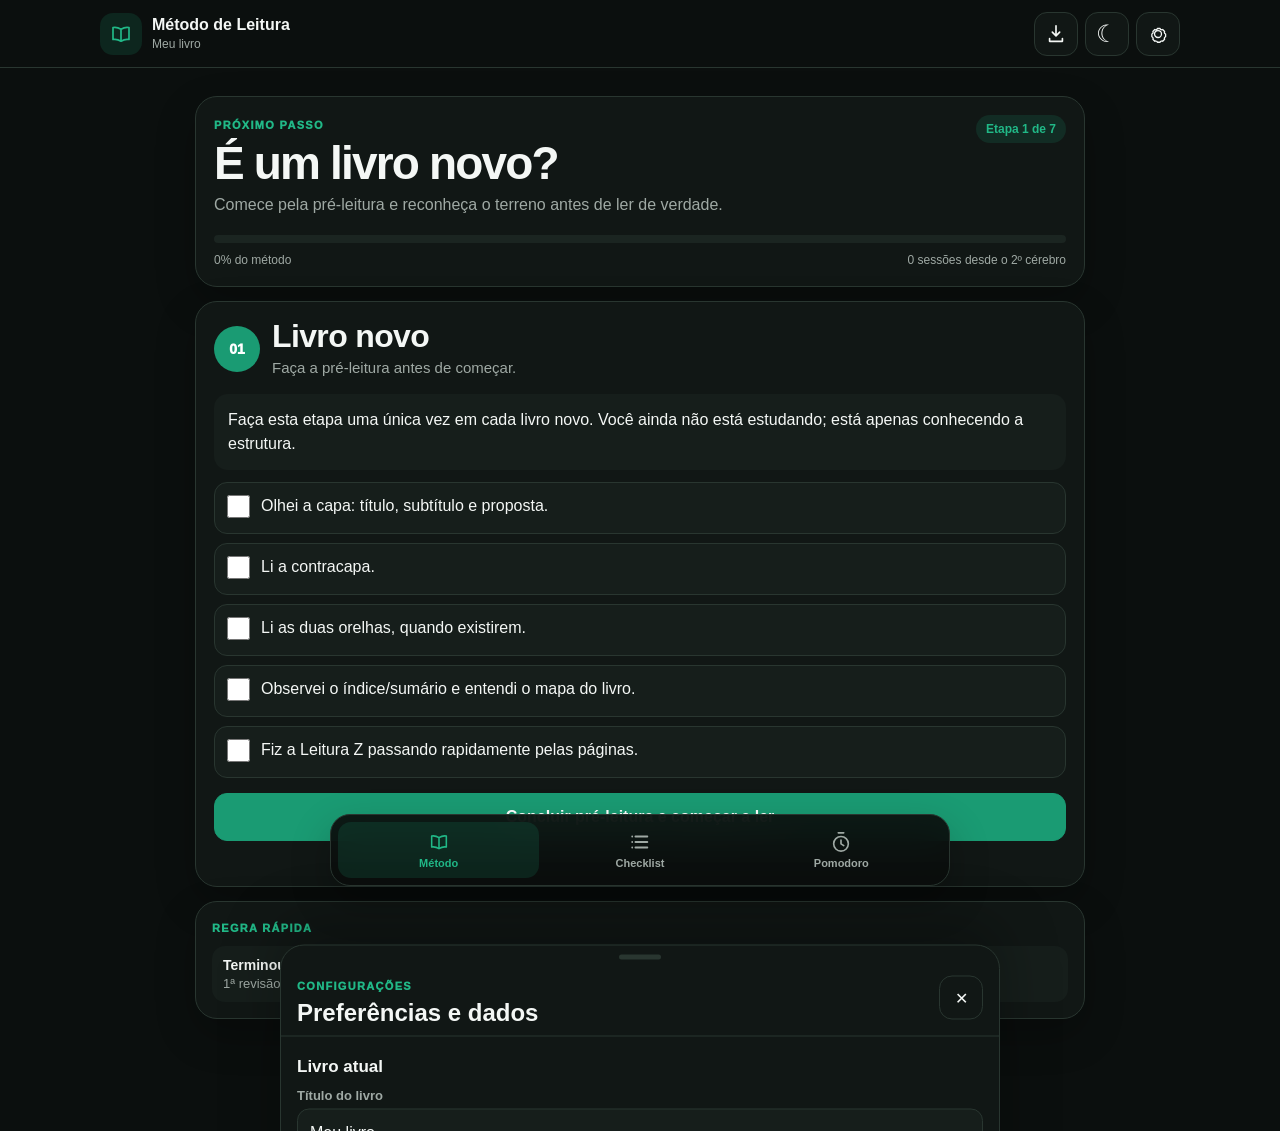
<file: index.html>
<!doctype html>
<html lang="pt-BR" data-theme="dark">
<head>
  <meta charset="utf-8">
  <meta name="viewport" content="width=device-width, initial-scale=1, viewport-fit=cover">
  <meta name="theme-color" content="#0b0f0e" id="themeColorMeta">
  <meta name="color-scheme" content="dark light">
  <meta name="apple-mobile-web-app-capable" content="yes">
  <meta name="apple-mobile-web-app-status-bar-style" content="default">
  <meta name="apple-mobile-web-app-title" content="Método de Leitura">
  <meta name="mobile-web-app-capable" content="yes">
  <meta name="format-detection" content="telephone=no">
  <title>Método de Leitura</title>
  <link rel="manifest" href="/manifest.webmanifest">
  <link rel="apple-touch-icon" href="/icons/apple-touch-icon.png">
  <link rel="icon" href="/icons/icon-192.png" type="image/png">
  <link rel="stylesheet" href="/styles.css">
</head>
<body>
  <div class="app-shell" id="appShell">
    <header class="topbar">
      <div class="brand-wrap">
        <div class="brand-mark" aria-hidden="true">
          <svg viewBox="0 0 24 24" width="24" height="24"><path d="M4 5.5c2.9-.6 5.1-.1 8 1.7v12c-2.9-1.8-5.1-2.3-8-1.7v-12Zm16 0c-2.9-.6-5.1-.1-8 1.7v12c2.9-1.8 5.1-2.3 8-1.7v-12Z" fill="none" stroke="currentColor" stroke-width="1.7" stroke-linejoin="round"/></svg>
        </div>
        <div>
          <div class="brand-title">Método de Leitura</div>
          <div class="brand-subtitle" id="headerBookName">Meu livro</div>
        </div>
      </div>

      <div class="top-actions">
        <button class="icon-btn" id="installBtn" type="button" aria-label="Instalar aplicativo" title="Instalar aplicativo">
          <svg viewBox="0 0 24 24" width="22" height="22" aria-hidden="true"><path d="M12 3v11m0 0 4-4m-4 4-4-4M5 17v3h14v-3" fill="none" stroke="currentColor" stroke-width="1.8" stroke-linecap="round" stroke-linejoin="round"/></svg>
        </button>
        <button class="icon-btn" id="themeToggle" type="button" aria-label="Alternar tema" title="Alternar tema">
          <span class="theme-icon moon" aria-hidden="true">☾</span>
          <span class="theme-icon sun" aria-hidden="true">☀</span>
        </button>
        <button class="icon-btn" id="settingsBtn" type="button" aria-label="Abrir configurações" title="Configurações">
          <svg viewBox="0 0 24 24" width="22" height="22" aria-hidden="true"><path d="M12 8.2a3.8 3.8 0 1 0 0 7.6 3.8 3.8 0 0 0 0-7.6Zm8.3 3.8-.9-.5a7.8 7.8 0 0 0-.5-1.3l.3-1-2.1-2.1-1 .3a8 8 0 0 0-1.3-.5l-.5-.9h-3l-.5.9a8 8 0 0 0-1.3.5l-1-.3-2.1 2.1.3 1a7.8 7.8 0 0 0-.5 1.3l-.9.5v3l.9.5c.1.4.3.9.5 1.3l-.3 1 2.1 2.1 1-.3c.4.2.9.4 1.3.5l.5.9h3l.5-.9c.4-.1.9-.3 1.3-.5l1 .3 2.1-2.1-.3-1c.2-.4.4-.9.5-1.3l.9-.5v-3Z" fill="none" stroke="currentColor" stroke-width="1.4" stroke-linejoin="round"/></svg>
        </button>
      </div>
    </header>

    <main class="main-content">
      <section class="view is-active" id="view-method" data-view="method">
        <div class="hero-card">
          <div class="hero-topline">
            <div>
              <span class="eyebrow">PRÓXIMO PASSO</span>
              <h1 id="heroTitle">É um livro novo?</h1>
              <p id="heroDescription">Comece pela pré-leitura.</p>
            </div>
            <div class="stage-chip" id="stageChip">Etapa 1 de 7</div>
          </div>
          <div class="progress-track" aria-label="Progresso geral">
            <div class="progress-fill" id="progressFill"></div>
          </div>
          <div class="hero-meta">
            <span id="progressText">0% do método</span>
            <span id="sessionCounter">0 sessões desde o 2º cérebro</span>
          </div>
        </div>

        <section class="stage-card" id="stageCard" aria-live="polite">
          <div class="stage-header">
            <div class="stage-number" id="stageNumber">01</div>
            <div class="stage-copy">
              <h2 id="stageTitle">Livro novo</h2>
              <p id="stageSubtitle">Prepare o cérebro antes de começar.</p>
            </div>
          </div>

          <div class="info-box" id="stageIntro"></div>
          <div class="check-list" id="stageChecklist"></div>

          <div class="stage-support" id="stageSupport" hidden></div>

          <div class="stage-actions" id="stageActions"></div>
          <p class="inline-message" id="stageMessage" role="status" aria-live="polite"></p>
        </section>

        <section class="quick-rule-card">
          <span class="eyebrow">REGRA RÁPIDA</span>
          <div class="rule-grid">
            <div><strong>Terminou de ler?</strong><span>1ª revisão.</span></div>
            <div><strong>Voltou ao livro?</strong><span>2ª revisão + Post-it.</span></div>
            <div><strong>3 sessões?</strong><span>Segundo Cérebro.</span></div>
            <div><strong>Fim do livro?</strong><span>Plano de Ação.</span></div>
          </div>
        </section>
      </section>

      <section class="view" id="view-checklist" data-view="checklist">
        <div class="section-heading">
          <span class="eyebrow">VISÃO GERAL</span>
          <h1>Checklist do método</h1>
          <p>Veja o que já foi concluído e o que ainda falta neste livro.</p>
        </div>
        <div class="overview-list" id="overviewList"></div>
      </section>

      <section class="view" id="view-pomodoro" data-view="pomodoro">
        <div class="section-heading">
          <span class="eyebrow">BÔNUS OPCIONAL</span>
          <h1>Pomodoro</h1>
          <p>Use apenas para vencer a procrastinação. Ele não substitui nenhuma etapa do método.</p>
        </div>
        <div class="pomodoro-card">
          <div class="timer-ring">
            <div class="timer-value" id="timerValue">25:00</div>
            <div class="timer-mode" id="timerMode">Foco</div>
          </div>
          <div class="timer-presets">
            <button class="pill-btn is-selected" data-minutes="25" type="button">25 min</button>
            <button class="pill-btn" data-minutes="15" type="button">15 min</button>
          </div>
          <div class="timer-actions">
            <button class="primary-btn" id="timerStart" type="button">Iniciar</button>
            <button class="secondary-btn" id="timerPause" type="button">Pausar</button>
            <button class="secondary-btn" id="timerReset" type="button">Reiniciar</button>
          </div>
          <div class="timer-tip">25 min de foco → 5 min de pausa.</div>
        </div>
      </section>
    </main>

    <div class="pomodoro-float" id="pomodoroFloat" hidden aria-live="polite">
      <button class="float-summary" id="floatToggle" type="button" aria-expanded="false" aria-controls="floatControls">
        <span class="float-icon" aria-hidden="true">🍅</span>
        <span class="float-copy">
          <strong id="floatTimerValue">25:00</strong>
          <small id="floatTimerMode">Foco</small>
        </span>
        <span class="float-chevron" aria-hidden="true">⌃</span>
      </button>
      <div class="float-controls" id="floatControls" hidden>
        <button class="float-control primary" id="floatPauseResume" type="button">Pausar</button>
        <button class="float-control" id="floatOpenPomodoro" type="button">Abrir</button>
        <button class="float-control danger" id="floatReset" type="button">Parar</button>
      </div>
    </div>

    <nav class="bottom-nav" aria-label="Navegação principal">
      <button class="nav-item is-active" type="button" data-target="method">
        <svg viewBox="0 0 24 24" width="22" height="22" aria-hidden="true"><path d="M4 5.5c2.9-.6 5.1-.1 8 1.7v12c-2.9-1.8-5.1-2.3-8-1.7v-12Zm16 0c-2.9-.6-5.1-.1-8 1.7v12c2.9-1.8 5.1-2.3 8-1.7v-12Z" fill="none" stroke="currentColor" stroke-width="1.7" stroke-linejoin="round"/></svg>
        <span>Método</span>
      </button>
      <button class="nav-item" type="button" data-target="checklist">
        <svg viewBox="0 0 24 24" width="22" height="22" aria-hidden="true"><path d="M7 6h13M7 12h13M7 18h13M3.5 6h.01M3.5 12h.01M3.5 18h.01" fill="none" stroke="currentColor" stroke-width="2" stroke-linecap="round"/></svg>
        <span>Checklist</span>
      </button>
      <button class="nav-item" type="button" data-target="pomodoro">
        <svg viewBox="0 0 24 24" width="22" height="22" aria-hidden="true"><path d="M9 2h6M12 6a8 8 0 1 0 8 8 8 8 0 0 0-8-8Zm0 4v4l3 2" fill="none" stroke="currentColor" stroke-width="1.8" stroke-linecap="round" stroke-linejoin="round"/></svg>
        <span>Pomodoro</span>
      </button>
    </nav>
  </div>

  <div class="backdrop" id="backdrop" hidden></div>

  <aside class="settings-drawer" id="settingsDrawer" aria-hidden="true" aria-label="Configurações">
    <div class="drawer-handle"></div>
    <div class="drawer-header">
      <div>
        <span class="eyebrow">CONFIGURAÇÕES</span>
        <h2>Preferências e dados</h2>
      </div>
      <button class="icon-btn" id="closeSettingsBtn" type="button" aria-label="Fechar configurações">✕</button>
    </div>

    <div class="settings-scroll">
      <section class="settings-section">
        <h3>Livro atual</h3>
        <label class="field-label" for="bookTitleInput">Título do livro</label>
        <input class="text-input" id="bookTitleInput" type="text" maxlength="120" placeholder="Ex.: O Monge e o Executivo">
        <label class="field-label" for="pageInput">Página onde parei</label>
        <input class="text-input" id="pageInput" type="number" inputmode="numeric" min="0" max="99999" placeholder="Ex.: 48">
      </section>

      <section class="settings-section">
        <h3>Aparência</h3>
        <div class="theme-choice">
          <button class="choice-btn" id="darkChoice" type="button">☾ Tema escuro</button>
          <button class="choice-btn" id="lightChoice" type="button">☀ Tema claro</button>
        </div>
        <p class="settings-note">O tema escuro é o padrão. Sua escolha fica salva neste dispositivo.</p>
      </section>

      <section class="settings-section">
        <h3>Pomodoro e sons</h3>
        <label class="switch-row">
          <span>
            <strong>Sons do Pomodoro</strong>
            <small>Toques ao iniciar, pausar, retomar, nos 5 segundos finais e ao concluir.</small>
          </span>
          <input id="soundToggle" type="checkbox" role="switch">
        </label>

        <label class="field-label" for="soundVolume">Volume dos sons</label>
        <div class="range-row">
          <input id="soundVolume" class="range-input" type="range" min="0" max="100" step="5" value="65">
          <output id="soundVolumeValue" for="soundVolume">65%</output>
        </div>
        <button class="wide-btn" id="testSoundBtn" type="button">Testar som</button>

        <label class="switch-row">
          <span>
            <strong>Timer flutuante dentro do app</strong>
            <small>Mostra tempo e controles enquanto você usa Método ou Checklist.</small>
          </span>
          <input id="floatTimerToggle" type="checkbox" role="switch">
        </label>

        <label class="switch-row">
          <span>
            <strong>Manter tela ativa</strong>
            <small>Evita o bloqueio da tela durante o Pomodoro, quando o navegador permitir.</small>
          </span>
          <input id="wakeLockToggle" type="checkbox" role="switch">
        </label>

        <div class="settings-actions-stack">
          <button class="wide-btn" id="notificationBtn" type="button">Ativar avisos do sistema</button>
          <p class="settings-note" id="notificationStatus">Os avisos dependem do suporte e da permissão do navegador.</p>
        </div>

        <p class="settings-note"><strong>Importante:</strong> o timer flutuante funciona dentro deste PWA. Um site/PWA não pode desenhar um ícone sobre outros aplicativos no iPhone. Para isso, seria necessário um aplicativo nativo com Live Activity/Dynamic Island.</p>
      </section>

      <section class="settings-section">
        <h3>Instalação</h3>
        <button class="wide-btn" id="installFromSettings" type="button">Instalar como aplicativo</button>
        <p class="settings-note" id="installHelpText">No iPhone: Compartilhar → Adicionar à Tela de Início.</p>
      </section>

      <section class="settings-section">
        <h3>Backup e restauração</h3>
        <p class="settings-note">O progresso fica salvo localmente no aparelho. Faça backups periódicos se quiser poder migrar para outro dispositivo.</p>
        <div class="settings-actions-stack">
          <button class="wide-btn" id="backupBtn" type="button">Baixar backup (.json)</button>
          <label class="wide-btn file-btn" for="restoreInput">Restaurar backup</label>
          <input id="restoreInput" type="file" accept="application/json,.json" hidden>
        </div>
      </section>

      <section class="settings-section danger-zone">
        <h3>Redefinir</h3>
        <button class="danger-btn" id="resetAppBtn" type="button">Apagar progresso deste dispositivo</button>
      </section>

      <section class="settings-section storage-info">
        <h3>Como os dados são salvos</h3>
        <p>O progresso e os checklists usam armazenamento local do navegador. O tema também é registrado em um cookie pequeno. Não existe banco de dados nem conta de usuário.</p>
      </section>
    </div>
  </aside>

  <div class="modal" id="installModal" hidden role="dialog" aria-modal="true" aria-labelledby="installModalTitle">
    <div class="modal-card">
      <button class="modal-close" id="closeInstallModal" type="button" aria-label="Fechar">✕</button>
      <span class="eyebrow">INSTALAR NO IPHONE/IPAD</span>
      <h2 id="installModalTitle">Salvar como aplicativo</h2>
      <ol class="install-steps">
        <li>Abra esta página no <strong>Safari</strong>.</li>
        <li>Toque no botão <strong>Compartilhar</strong>.</li>
        <li>Escolha <strong>Adicionar à Tela de Início</strong>.</li>
        <li>Confirme em <strong>Adicionar</strong>.</li>
      </ol>
      <button class="primary-btn full-btn" id="shareAppBtn" type="button">Compartilhar esta página</button>
      <button class="secondary-btn full-btn install-dismiss" id="dismissInstallModal" type="button">Agora não</button>
    </div>
  </div>

  <div class="toast" id="toast" role="status" aria-live="polite"></div>

  <script src="/app.js" defer></script>
</body>
</html>
</file>
<file: styles.css>
:root{
  --bg:#0b0f0e;
  --surface:#111715;
  --surface-2:#161e1b;
  --surface-3:#1b2521;
  --text:#f4f7f5;
  --muted:#9fa9a4;
  --border:#293630;
  --accent:#1a9b73;
  --accent-strong:#21b887;
  --accent-soft:rgba(26,155,115,.16);
  --danger:#f06b6b;
  --shadow:0 16px 40px rgba(0,0,0,.24);
  --topbar-h:68px;
  --bottom-nav-h:76px;
}

html[data-theme="light"]{
  --bg:#f7f8f6;
  --surface:#ffffff;
  --surface-2:#f1f4f2;
  --surface-3:#e9efec;
  --text:#171b19;
  --muted:#66706b;
  --border:#d7ded9;
  --accent:#13795b;
  --accent-strong:#0e684c;
  --accent-soft:rgba(19,121,91,.10);
  --danger:#c94242;
  --shadow:0 14px 34px rgba(20,34,27,.08);
}

*{box-sizing:border-box}
html{-webkit-text-size-adjust:100%;text-size-adjust:100%;background:var(--bg)}
body{
  margin:0;
  min-width:320px;
  min-height:100%;
  overflow-x:hidden;
  background:var(--bg);
  color:var(--text);
  font-family:-apple-system,BlinkMacSystemFont,"SF Pro Display","Segoe UI",Roboto,Helvetica,Arial,sans-serif;
}
button,input{font:inherit}
button{-webkit-appearance:none;appearance:none}
button,input{-webkit-tap-highlight-color:transparent}
button:focus-visible,input:focus-visible{outline:3px solid var(--accent-soft);outline-offset:2px}

.app-shell{min-height:100vh}
.topbar{
  position:sticky;
  top:0;
  z-index:30;
  display:flex;
  align-items:center;
  justify-content:space-between;
  gap:10px;
  min-height:calc(var(--topbar-h) + env(safe-area-inset-top));
  padding:calc(10px + env(safe-area-inset-top)) max(14px,env(safe-area-inset-right)) 10px max(14px,env(safe-area-inset-left));
  border-bottom:1px solid var(--border);
  background:color-mix(in srgb,var(--bg) 88%,transparent);
  -webkit-backdrop-filter:blur(18px);
  backdrop-filter:blur(18px);
}
.brand-wrap{display:flex;align-items:center;gap:10px;min-width:0}
.brand-mark{display:grid;place-items:center;flex:0 0 42px;width:42px;height:42px;border-radius:13px;background:var(--accent-soft);color:var(--accent-strong)}
.brand-title{font-weight:900;font-size:16px;line-height:1.15}
.brand-subtitle{margin-top:2px;max-width:180px;overflow:hidden;text-overflow:ellipsis;white-space:nowrap;color:var(--muted);font-size:12px}
.top-actions{display:flex;gap:7px;flex:0 0 auto}
.icon-btn{display:grid;place-items:center;width:44px;height:44px;border:1px solid var(--border);border-radius:13px;background:var(--surface);color:var(--text);cursor:pointer}
.theme-icon{font-size:24px;line-height:1}
.theme-icon.sun{display:none}
html[data-theme="light"] .theme-icon.sun{display:block}
html[data-theme="light"] .theme-icon.moon{display:none}

.main-content{width:min(100%,920px);margin:0 auto;padding:20px max(15px,env(safe-area-inset-right)) calc(var(--bottom-nav-h) + 30px + env(safe-area-inset-bottom)) max(15px,env(safe-area-inset-left))}
.view{display:none}
.view.is-active{display:block}

.hero-card,.stage-card,.quick-rule-card,.pomodoro-card,.overview-item{border:1px solid var(--border);background:var(--surface);box-shadow:var(--shadow)}
.hero-card{border-radius:22px;padding:18px}
.hero-topline{display:flex;align-items:flex-start;justify-content:space-between;gap:12px}
.eyebrow{color:var(--accent-strong);font-size:11px;font-weight:950;letter-spacing:.12em}
h1{margin:7px 0 6px;font-size:clamp(29px,7.5vw,46px);line-height:1.03;letter-spacing:-.04em}
.hero-card p,.section-heading p{margin:0;color:var(--muted);font-size:16px;line-height:1.45}
.stage-chip{flex:0 0 auto;border-radius:999px;background:var(--accent-soft);padding:7px 10px;color:var(--accent-strong);font-size:12px;font-weight:900}
.progress-track{height:8px;margin-top:18px;overflow:hidden;border-radius:999px;background:var(--surface-3)}
.progress-fill{width:0;height:100%;border-radius:inherit;background:linear-gradient(90deg,var(--accent),var(--accent-strong));transition:width .25s ease}
.hero-meta{display:flex;justify-content:space-between;gap:12px;margin-top:9px;color:var(--muted);font-size:12px;line-height:1.35}

.stage-card{margin-top:14px;border-radius:22px;padding:18px}
.stage-header{display:flex;align-items:center;gap:12px}
.stage-number{display:grid;place-items:center;flex:0 0 46px;width:46px;height:46px;border-radius:50%;background:var(--accent);color:white;font-size:14px;font-weight:950}
.stage-copy{min-width:0}
.stage-copy h2{margin:0;font-size:clamp(23px,6vw,32px);line-height:1.06;letter-spacing:-.02em}
.stage-copy p{margin:4px 0 0;color:var(--muted);font-size:15px;line-height:1.35}
.info-box{margin-top:16px;border-radius:14px;background:var(--surface-2);padding:14px;color:var(--text);font-size:16px;line-height:1.5}
.check-list{display:grid;gap:9px;margin-top:12px}
.check-row{display:flex;align-items:flex-start;gap:11px;min-height:52px;border:1px solid var(--border);border-radius:13px;background:var(--surface-2);padding:12px;cursor:pointer}
.check-row input{flex:0 0 auto;width:23px;height:23px;margin:0;accent-color:var(--accent)}
.check-row span{min-width:0;overflow-wrap:anywhere;font-size:16px;line-height:1.38}
.stage-support{margin-top:12px;border-left:3px solid var(--accent);border-radius:0 12px 12px 0;background:var(--accent-soft);padding:12px 13px;color:var(--text);line-height:1.45}
.stage-actions{display:grid;gap:9px;margin-top:15px}
.primary-btn,.secondary-btn,.wide-btn,.choice-btn,.danger-btn,.pill-btn{min-height:48px;border-radius:13px;padding:11px 14px;font-weight:850;cursor:pointer}
.primary-btn{border:1px solid var(--accent);background:var(--accent);color:white}
.secondary-btn,.wide-btn,.choice-btn,.pill-btn{border:1px solid var(--border);background:var(--surface-2);color:var(--text)}
.secondary-btn:disabled{opacity:.45;cursor:not-allowed}
.danger-btn{border:1px solid color-mix(in srgb,var(--danger) 55%,var(--border));background:transparent;color:var(--danger)}
.inline-message{min-height:18px;margin:9px 0 0;color:var(--muted);font-size:13px}

.quick-rule-card{margin-top:14px;border-radius:22px;padding:16px}
.rule-grid{display:grid;grid-template-columns:repeat(2,minmax(0,1fr));gap:8px;margin-top:10px}
.rule-grid div{min-width:0;border-radius:13px;background:var(--surface-2);padding:11px}
.rule-grid strong,.rule-grid span{display:block}
.rule-grid strong{font-size:14px}
.rule-grid span{margin-top:3px;color:var(--muted);font-size:13px}

.section-heading{padding:6px 2px 16px}
.section-heading h1{margin-bottom:8px}
.overview-list{display:grid;gap:10px}
.overview-item{border-radius:17px;padding:14px}
.overview-top{display:flex;align-items:center;gap:11px}
.overview-mark{display:grid;place-items:center;width:38px;height:38px;flex:0 0 38px;border-radius:50%;border:1px solid var(--border);color:var(--muted);font-size:12px;font-weight:900}
.overview-item.is-complete .overview-mark{border-color:var(--accent);background:var(--accent);color:white}
.overview-title{font-weight:900;font-size:17px}
.overview-meta{margin-top:3px;color:var(--muted);font-size:13px}
.overview-progress{height:6px;margin-top:12px;overflow:hidden;border-radius:999px;background:var(--surface-3)}
.overview-progress span{display:block;height:100%;background:var(--accent);border-radius:inherit}

.pomodoro-card{border-radius:24px;padding:20px;text-align:center}
.timer-ring{display:grid;place-items:center;align-content:center;width:min(72vw,300px);aspect-ratio:1;margin:8px auto 18px;border:10px solid var(--surface-3);border-top-color:var(--accent);border-radius:50%;background:var(--surface-2)}
.timer-value{font-size:clamp(52px,15vw,78px);font-weight:950;font-variant-numeric:tabular-nums;letter-spacing:-.04em}
.timer-mode{margin-top:4px;color:var(--muted);font-size:16px}
.timer-presets{display:flex;justify-content:center;gap:8px;margin-bottom:12px}
.pill-btn{min-height:40px;padding:8px 14px;border-radius:999px}
.pill-btn.is-selected{border-color:var(--accent);background:var(--accent-soft);color:var(--accent-strong)}
.timer-actions{display:grid;grid-template-columns:1fr 1fr;gap:9px}
.timer-actions .primary-btn{grid-column:1/-1}
.timer-tip{margin-top:14px;color:var(--muted);font-size:14px}

.bottom-nav{position:fixed;z-index:35;left:50%;bottom:0;transform:translateX(-50%);display:grid;grid-template-columns:repeat(3,1fr);width:min(100%,920px);min-height:calc(var(--bottom-nav-h) + env(safe-area-inset-bottom));padding:7px max(8px,env(safe-area-inset-right)) calc(7px + env(safe-area-inset-bottom)) max(8px,env(safe-area-inset-left));border-top:1px solid var(--border);background:color-mix(in srgb,var(--bg) 92%,transparent);-webkit-backdrop-filter:blur(18px);backdrop-filter:blur(18px)}
.nav-item{display:flex;flex-direction:column;align-items:center;justify-content:center;gap:4px;min-height:56px;border:0;border-radius:13px;background:transparent;color:var(--muted);font-size:11px;font-weight:800;cursor:pointer}
.nav-item.is-active{background:var(--accent-soft);color:var(--accent-strong)}

.backdrop{position:fixed;z-index:50;inset:0;background:rgba(0,0,0,.55)}
.settings-drawer{position:fixed;z-index:60;left:50%;bottom:0;transform:translate(-50%,105%);width:min(100%,720px);max-height:min(88vh,780px);overflow:hidden;border:1px solid var(--border);border-radius:24px 24px 0 0;background:var(--surface);box-shadow:0 -20px 60px rgba(0,0,0,.28);transition:transform .22s ease;padding-bottom:env(safe-area-inset-bottom)}
.settings-drawer.is-open{transform:translate(-50%,0)}
.drawer-handle{width:42px;height:5px;margin:9px auto 3px;border-radius:999px;background:var(--border)}
.drawer-header{display:flex;align-items:flex-start;justify-content:space-between;gap:10px;padding:13px 16px 9px;border-bottom:1px solid var(--border)}
.drawer-header h2{margin:5px 0 0;font-size:24px}
.settings-scroll{max-height:calc(min(88vh,780px) - 78px);overflow:auto;-webkit-overflow-scrolling:touch;padding:4px 16px 20px}
.settings-section{padding:16px 0;border-bottom:1px solid var(--border)}
.settings-section:last-child{border-bottom:0}
.settings-section h3{margin:0 0 11px;font-size:17px}
.field-label{display:block;margin:10px 0 6px;color:var(--muted);font-size:13px;font-weight:800}
.text-input{width:100%;min-height:48px;border:1px solid var(--border);border-radius:12px;background:var(--surface-2);color:var(--text);padding:10px 12px;font-size:16px}
.theme-choice{display:grid;grid-template-columns:1fr 1fr;gap:8px}
.choice-btn.is-selected{border-color:var(--accent);background:var(--accent-soft);color:var(--accent-strong)}
.settings-note{margin:9px 0 0;color:var(--muted);font-size:13px;line-height:1.45}
.settings-actions-stack{display:grid;gap:8px;margin-top:12px}
.wide-btn,.file-btn{display:flex;align-items:center;justify-content:center;width:100%;text-align:center}
.file-btn{cursor:pointer}
.storage-info p{margin:0;color:var(--muted);font-size:13px;line-height:1.5}

.modal{position:fixed;z-index:80;inset:0;display:grid;place-items:end center;padding:16px max(14px,env(safe-area-inset-right)) max(16px,env(safe-area-inset-bottom)) max(14px,env(safe-area-inset-left));background:rgba(0,0,0,.62)}
.modal-card{position:relative;width:min(100%,520px);border:1px solid var(--border);border-radius:22px;background:var(--surface);box-shadow:var(--shadow);padding:20px}
.modal-card h2{margin:6px 0 10px;font-size:26px}
.modal-close{position:absolute;top:12px;right:12px;width:40px;height:40px;border:1px solid var(--border);border-radius:12px;background:var(--surface-2);color:var(--text);cursor:pointer}
.install-steps{margin:14px 0 18px;padding-left:24px;color:var(--text);line-height:1.65}
.full-btn{width:100%}

.toast{position:fixed;z-index:100;left:50%;bottom:calc(var(--bottom-nav-h) + 18px + env(safe-area-inset-bottom));transform:translate(-50%,20px);max-width:calc(100% - 28px);opacity:0;pointer-events:none;border:1px solid var(--border);border-radius:999px;background:var(--surface);color:var(--text);box-shadow:var(--shadow);padding:10px 14px;font-size:13px;font-weight:800;transition:.2s ease}
.toast.is-visible{opacity:1;transform:translate(-50%,0)}

@media (min-width:700px){
  .main-content{padding-top:28px}
  .stage-actions{grid-template-columns:repeat(2,minmax(0,1fr))}
  .stage-actions .primary-btn:only-child{grid-column:1/-1}
  .overview-list{grid-template-columns:repeat(2,minmax(0,1fr))}
  .rule-grid{grid-template-columns:repeat(4,minmax(0,1fr))}
  .bottom-nav{width:min(620px,calc(100% - 28px));bottom:14px;border:1px solid var(--border);border-radius:20px;padding:7px;min-height:68px;box-shadow:var(--shadow)}
  .main-content{padding-bottom:112px}
  .toast{bottom:100px}
}

@media (min-width:980px){
  .topbar{padding-left:max(calc((100% - 1080px)/2),24px);padding-right:max(calc((100% - 1080px)/2),24px)}
}

@media (max-width:390px){
  .topbar{gap:5px}
  .brand-mark{width:38px;height:38px;flex-basis:38px}
  .brand-title{font-size:14px}
  .brand-subtitle{max-width:120px}
  .icon-btn{width:40px;height:40px;border-radius:12px}
  .top-actions{gap:5px}
  .hero-topline{display:grid}
  .stage-chip{justify-self:start}
  .hero-meta{display:grid;gap:3px}
  .theme-choice{grid-template-columns:1fr}
}

@media (prefers-reduced-motion:reduce){
  *{scroll-behavior:auto!important;transition:none!important}
}

/* === V2: header sem sobreposição + Pomodoro flutuante === */
.topbar{
  position:relative;
  top:auto;
  z-index:20;
  min-height:var(--topbar-h);
  padding:10px max(14px,env(safe-area-inset-right)) 10px max(14px,env(safe-area-inset-left));
  background:var(--surface);
  -webkit-backdrop-filter:none;
  backdrop-filter:none;
}

.switch-row{
  display:flex;
  align-items:center;
  justify-content:space-between;
  gap:14px;
  min-height:58px;
  margin-top:10px;
  padding:10px 0;
}
.switch-row span{min-width:0;display:block}
.switch-row strong{display:block;font-size:14px}
.switch-row small{display:block;margin-top:3px;color:var(--muted);font-size:12px;line-height:1.4}
.switch-row input[type="checkbox"]{
  flex:0 0 auto;
  width:46px;
  height:26px;
  appearance:none;
  -webkit-appearance:none;
  border:1px solid var(--border);
  border-radius:999px;
  background:var(--surface-3);
  position:relative;
  cursor:pointer;
  transition:.18s ease;
}
.switch-row input[type="checkbox"]::after{
  content:"";
  position:absolute;
  top:3px;
  left:3px;
  width:18px;
  height:18px;
  border-radius:50%;
  background:var(--muted);
  transition:.18s ease;
}
.switch-row input[type="checkbox"]:checked{background:var(--accent);border-color:var(--accent)}
.switch-row input[type="checkbox"]:checked::after{left:23px;background:white}
.range-row{display:grid;grid-template-columns:minmax(0,1fr) auto;gap:10px;align-items:center;margin:7px 0 10px}
.range-input{width:100%;accent-color:var(--accent)}
.range-row output{min-width:44px;text-align:right;color:var(--muted);font-size:13px;font-weight:800}

.pomodoro-float{
  position:fixed;
  z-index:44;
  right:max(14px,env(safe-area-inset-right));
  bottom:calc(var(--bottom-nav-h) + 14px + env(safe-area-inset-bottom));
  width:min(300px,calc(100vw - 28px));
  border:1px solid var(--border);
  border-radius:18px;
  background:var(--surface);
  box-shadow:0 18px 48px rgba(0,0,0,.32);
  overflow:hidden;
}
.pomodoro-float[hidden]{display:none!important}
.float-summary{
  display:grid;
  grid-template-columns:auto 1fr auto;
  align-items:center;
  gap:10px;
  width:100%;
  min-height:58px;
  border:0;
  background:transparent;
  color:var(--text);
  padding:9px 11px;
  cursor:pointer;
}
.float-icon{
  display:grid;
  place-items:center;
  width:38px;
  height:38px;
  border-radius:12px;
  background:var(--accent-soft);
  font-size:21px;
}
.float-copy{display:block;min-width:0;text-align:left}
.float-copy strong{display:block;font-size:20px;line-height:1;font-variant-numeric:tabular-nums}
.float-copy small{display:block;margin-top:4px;color:var(--muted);font-size:11px}
.float-chevron{color:var(--muted);font-size:18px;transition:transform .18s ease}
.pomodoro-float.is-expanded .float-chevron{transform:rotate(180deg)}
.float-controls{
  display:grid;
  grid-template-columns:repeat(3,minmax(0,1fr));
  gap:7px;
  padding:0 9px 9px;
}
.float-controls[hidden]{display:none!important}
.float-control{
  min-height:40px;
  border:1px solid var(--border);
  border-radius:11px;
  background:var(--surface-2);
  color:var(--text);
  font-size:12px;
  font-weight:850;
  cursor:pointer;
}
.float-control.primary{border-color:var(--accent);background:var(--accent);color:white}
.float-control.danger{color:var(--danger)}

@media (min-width:700px){
  .pomodoro-float{bottom:98px;right:max(20px,calc((100vw - 1080px)/2 + 20px))}
}

@media (max-width:520px){
  .pomodoro-float{right:12px;bottom:calc(var(--bottom-nav-h) + 10px + env(safe-area-inset-bottom));width:min(270px,calc(100vw - 24px))}
  .float-controls{grid-template-columns:1fr 1fr 1fr}
}

/* Preserva a safe area em iPhone/iPad instalados sem voltar ao efeito de sobreposição. */
.topbar{
  min-height:calc(var(--topbar-h) + env(safe-area-inset-top));
  padding:calc(10px + env(safe-area-inset-top)) max(14px,env(safe-area-inset-right)) 10px max(14px,env(safe-area-inset-left));
}


/* === V3: revisão UX/UI mobile, safe-area e modais === */
html,body{max-width:100%;}
body{
  min-height:100dvh;
  padding-top:0;
  overscroll-behavior-y:none;
}
.app-shell{min-height:100dvh;}

/* Cabeçalho: nunca sobrepõe o conteúdo nem a área de status do iPhone. */
.topbar{
  position:relative !important;
  inset:auto !important;
  z-index:20;
  min-height:var(--topbar-h) !important;
  padding:10px max(14px,env(safe-area-inset-right)) 10px max(14px,env(safe-area-inset-left)) !important;
  background:var(--bg) !important;
  border-bottom:1px solid var(--border);
  -webkit-backdrop-filter:none !important;
  backdrop-filter:none !important;
}

/* Quando instalado como PWA, reserva a safe-area acima do cabeçalho uma única vez. */
@media (display-mode: standalone){
  body{padding-top:env(safe-area-inset-top);}
}

/* O atributo hidden precisa vencer qualquer display definido pelo componente no Safari. */
[hidden]{display:none !important;}
.modal[hidden],.backdrop[hidden],.pomodoro-float[hidden],.float-controls[hidden]{display:none !important;}

/* Impede a página de rolar por trás de drawers/modais. */
body.has-overlay{overflow:hidden;touch-action:none;}
body.has-overlay .modal-card,
body.has-overlay .settings-drawer{touch-action:auto;}

/* Instalação: bottom sheet realmente dispensável, acessível e dentro da área útil. */
.modal{
  position:fixed;
  z-index:90;
  inset:0;
  display:flex;
  align-items:flex-end;
  justify-content:center;
  padding:12px max(12px,env(safe-area-inset-right)) max(12px,env(safe-area-inset-bottom)) max(12px,env(safe-area-inset-left));
  background:rgba(0,0,0,.66);
  overflow-y:auto;
  -webkit-overflow-scrolling:touch;
}
.modal-card{
  position:relative;
  width:min(100%,520px);
  max-height:calc(100dvh - env(safe-area-inset-top) - 28px);
  overflow:auto;
  -webkit-overflow-scrolling:touch;
  border:1px solid var(--border);
  border-radius:24px;
  background:var(--surface);
  box-shadow:0 24px 70px rgba(0,0,0,.42);
  padding:22px 20px max(20px,env(safe-area-inset-bottom));
}
.modal-close{
  z-index:2;
  width:46px;
  height:46px;
  top:12px;
  right:12px;
  touch-action:manipulation;
}
.install-dismiss{width:100%;margin-top:9px;}
.install-steps{padding-right:8px;}

/* Drawer de configurações também respeita a área útil em telas pequenas. */
.settings-drawer{
  max-height:calc(100dvh - env(safe-area-inset-top) - 10px);
}
.settings-scroll{
  max-height:calc(100dvh - env(safe-area-inset-top) - 92px);
}

/* UX do topo em iPhone: mantém nome e ações legíveis sem colisões. */
.brand-wrap{flex:1 1 auto;min-width:0;}
.brand-wrap>div:last-child{min-width:0;}
.brand-title,.brand-subtitle{overflow:hidden;text-overflow:ellipsis;white-space:nowrap;}
.top-actions{flex:0 0 auto;}

@media (max-width:520px){
  .topbar{gap:8px !important;}
  .brand-mark{width:42px;height:42px;flex-basis:42px;}
  .brand-title{font-size:15px;}
  .brand-subtitle{max-width:132px;font-size:12px;}
  .top-actions{gap:6px;}
  .icon-btn{width:44px;height:44px;border-radius:14px;}
  .main-content{padding-top:16px;}
  .hero-card,.stage-card,.quick-rule-card,.pomodoro-card{border-radius:20px;}
  .modal{padding-left:10px;padding-right:10px;}
  .modal-card{border-radius:22px;padding-left:18px;padding-right:18px;}
  .modal-card h2{font-size:28px;padding-right:50px;}
  .install-steps{font-size:17px;line-height:1.65;}
}

@media (max-width:370px){
  .brand-subtitle{display:none;}
  .brand-title{font-size:14px;}
  .top-actions{gap:4px;}
  .icon-btn{width:40px;height:40px;}
}

/* Desktop/tablet: cabeçalho alinhado ao conteúdo, sem faixa translúcida sobre a página. */
@media (min-width:980px){
  .topbar{
    padding-left:max(calc((100% - 1080px)/2),24px) !important;
    padding-right:max(calc((100% - 1080px)/2),24px) !important;
  }
}
</file>
